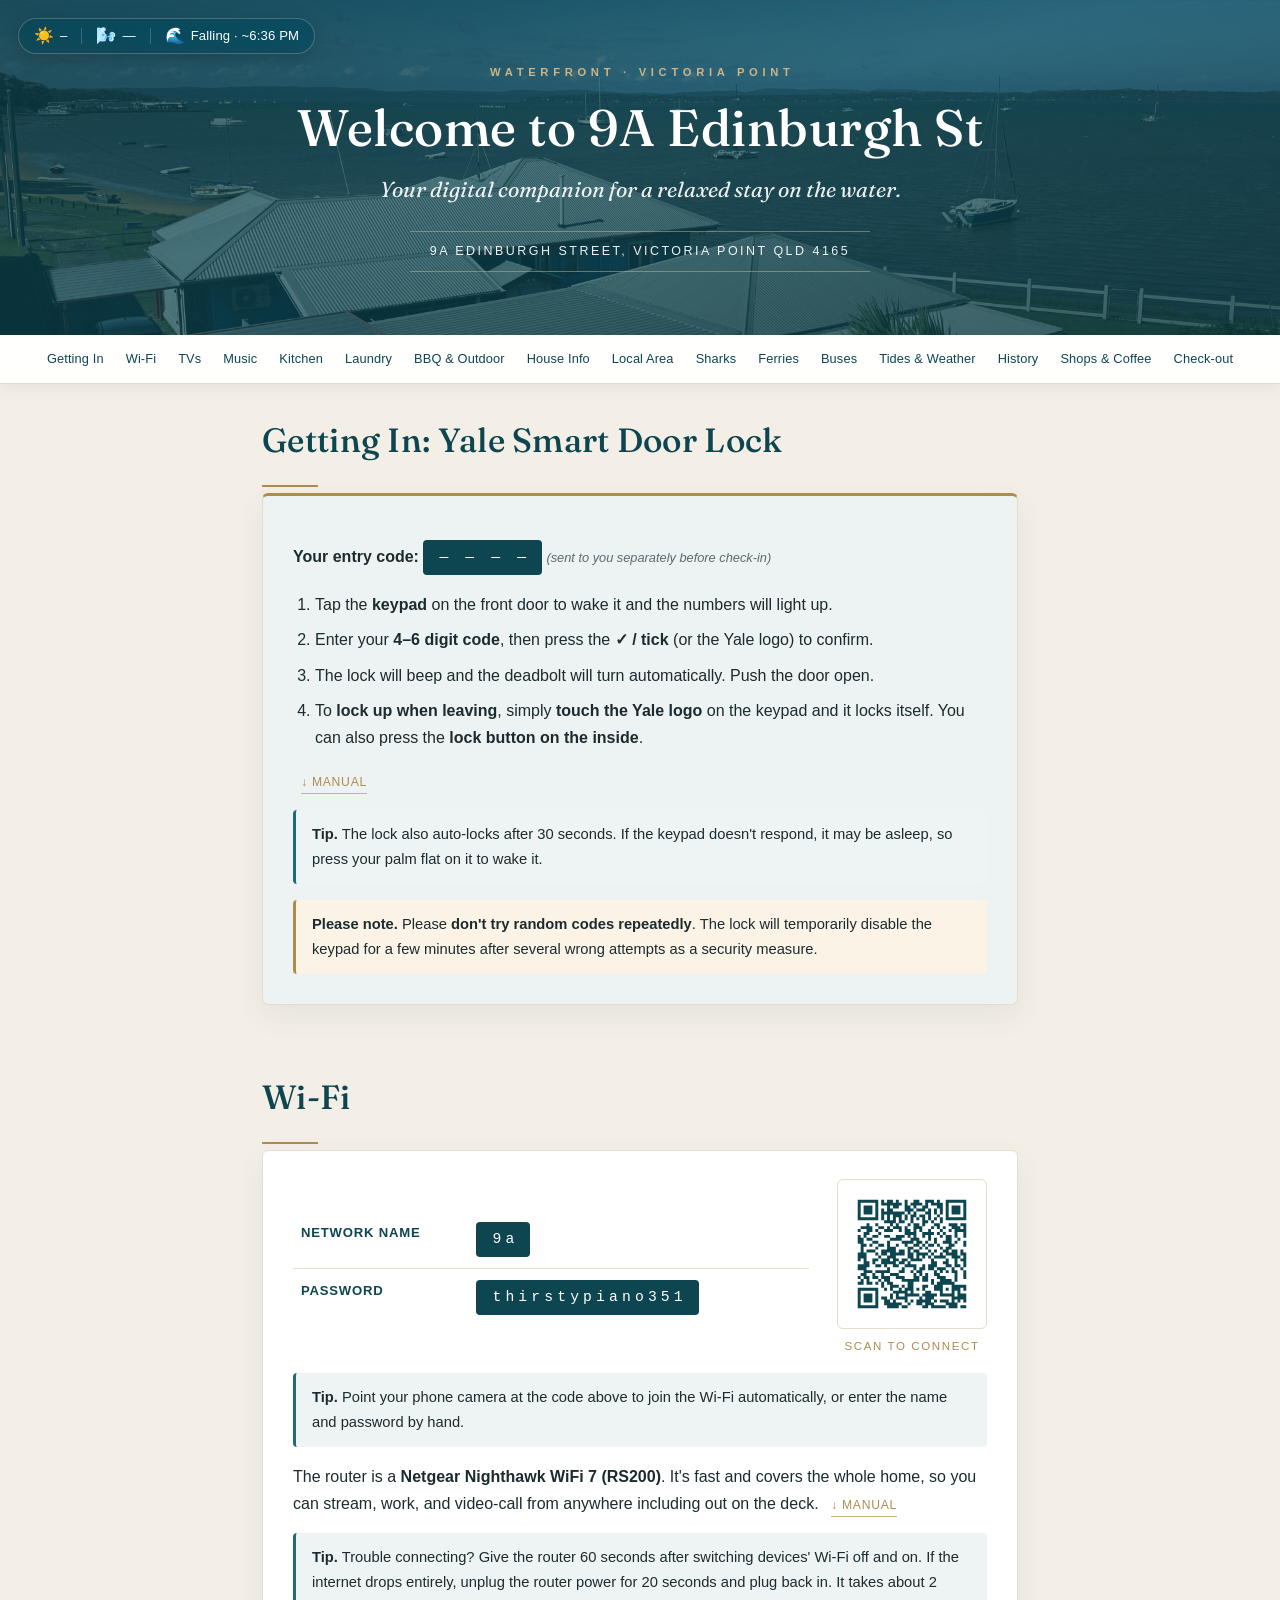
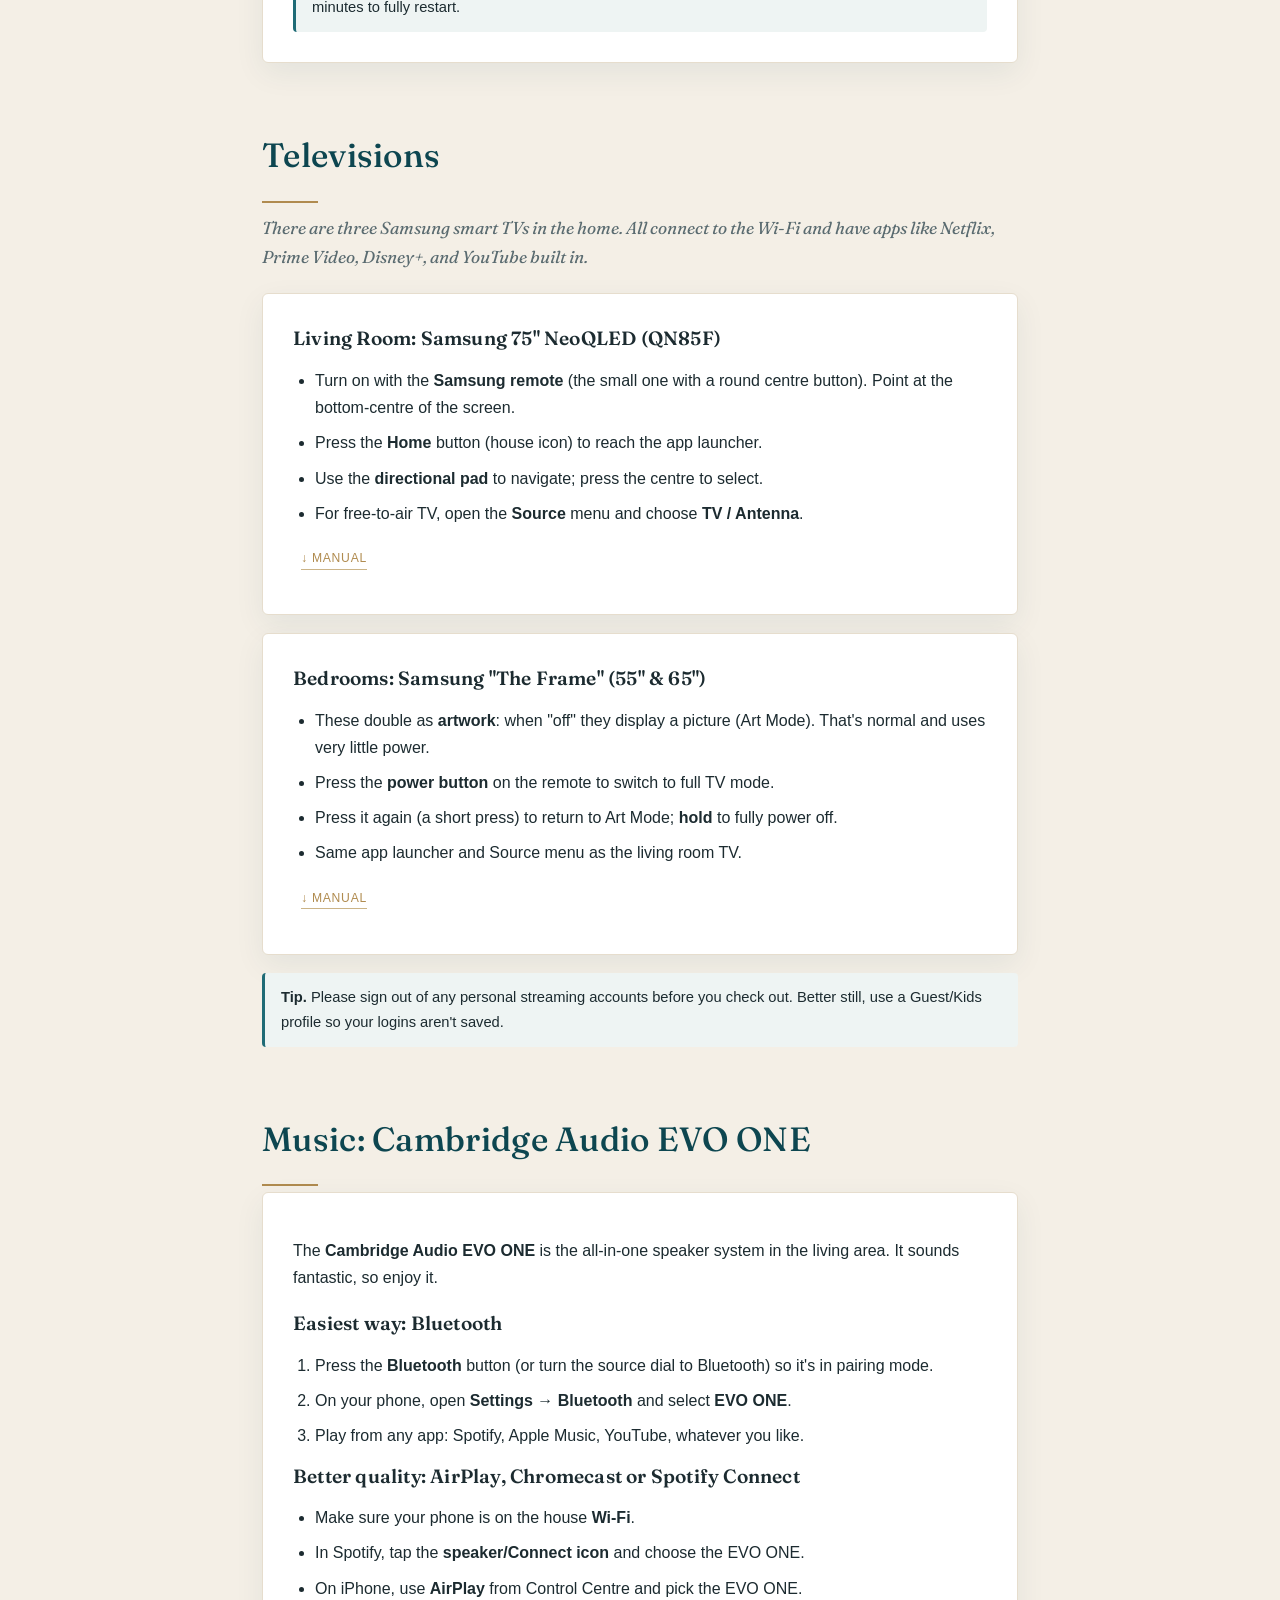
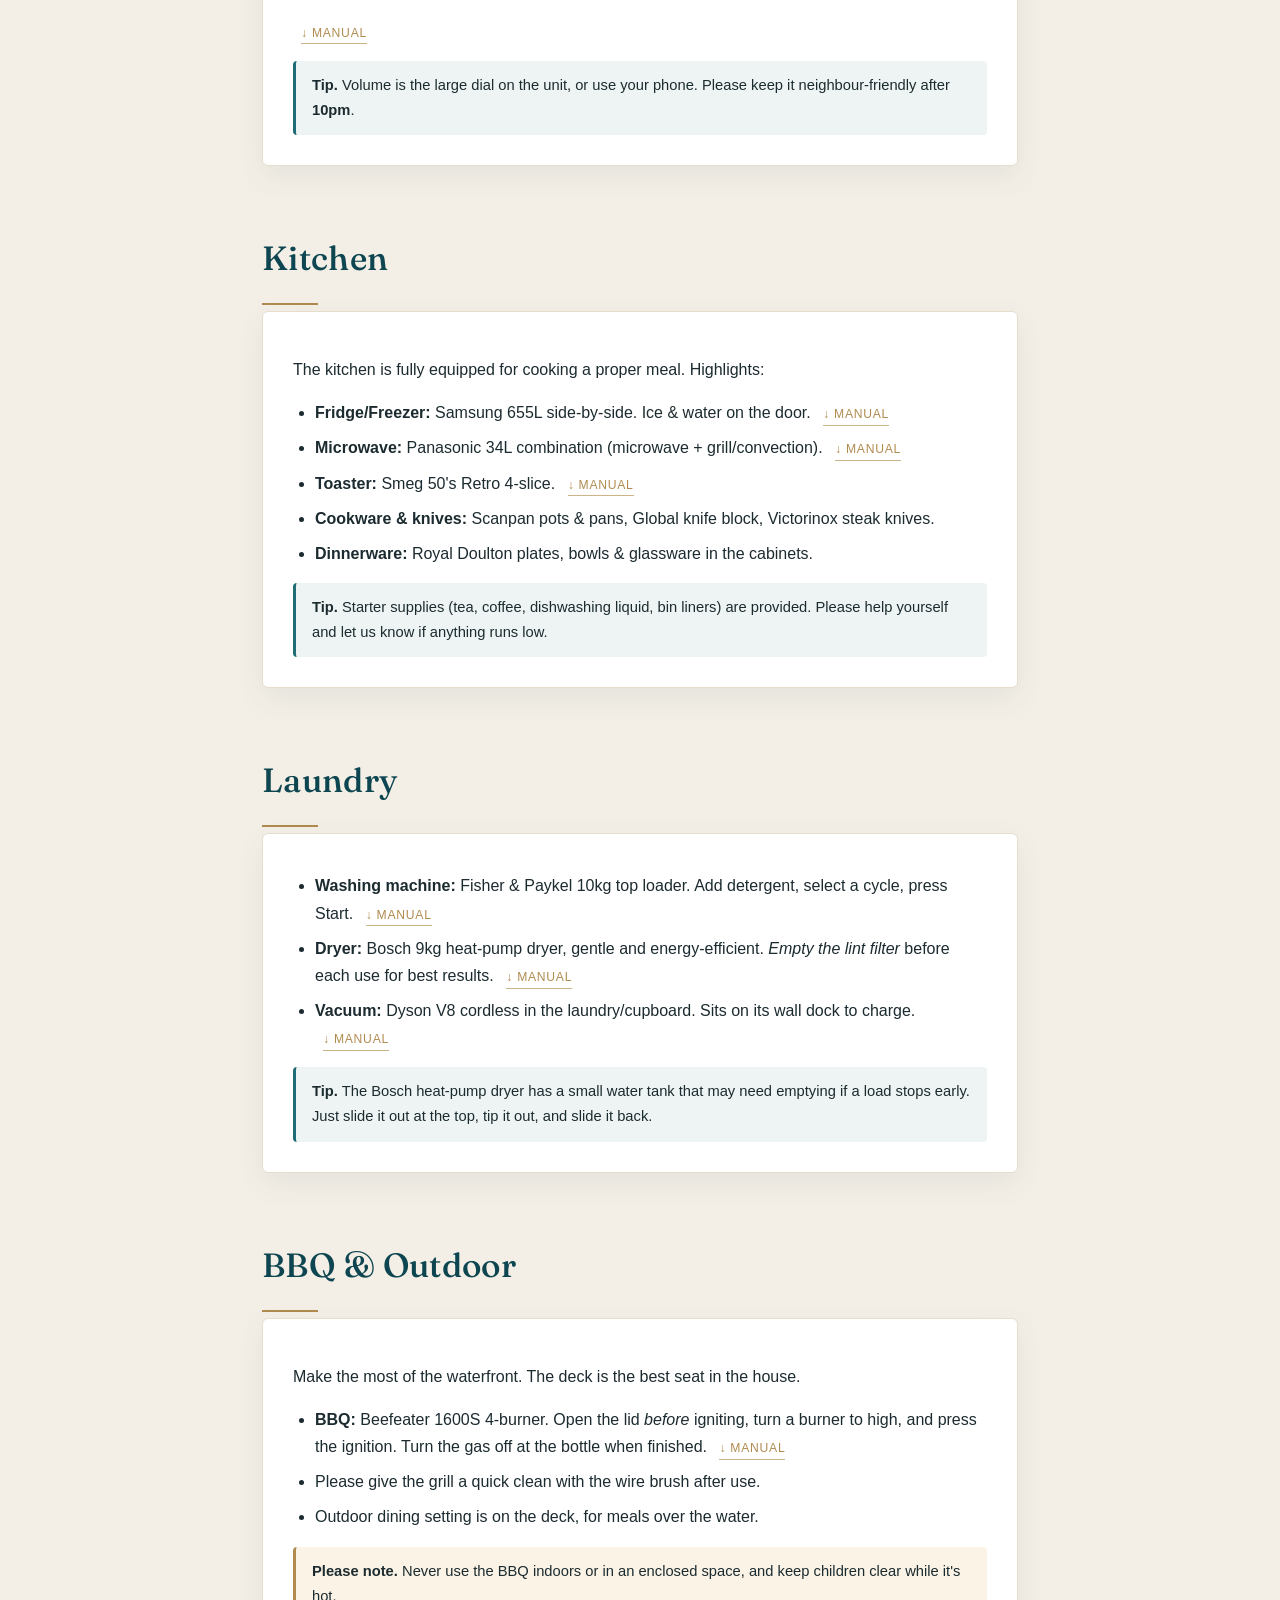
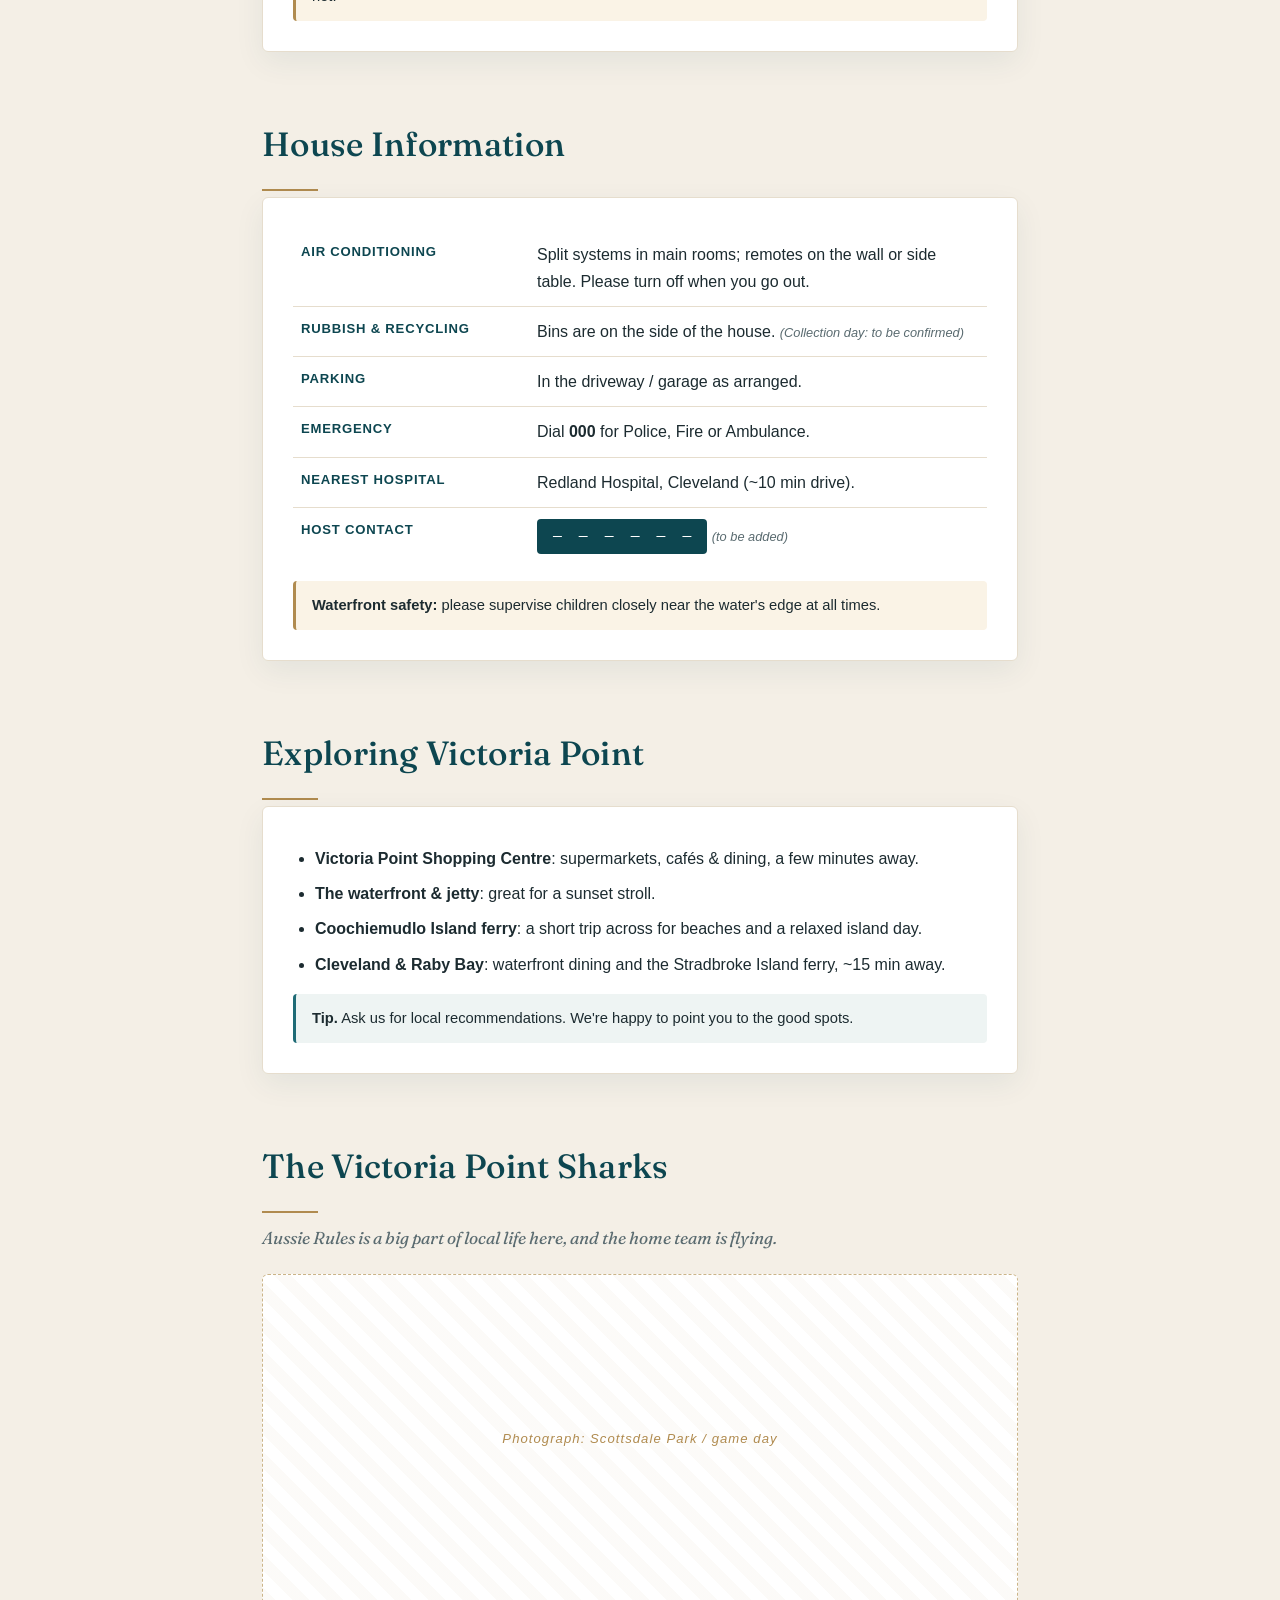
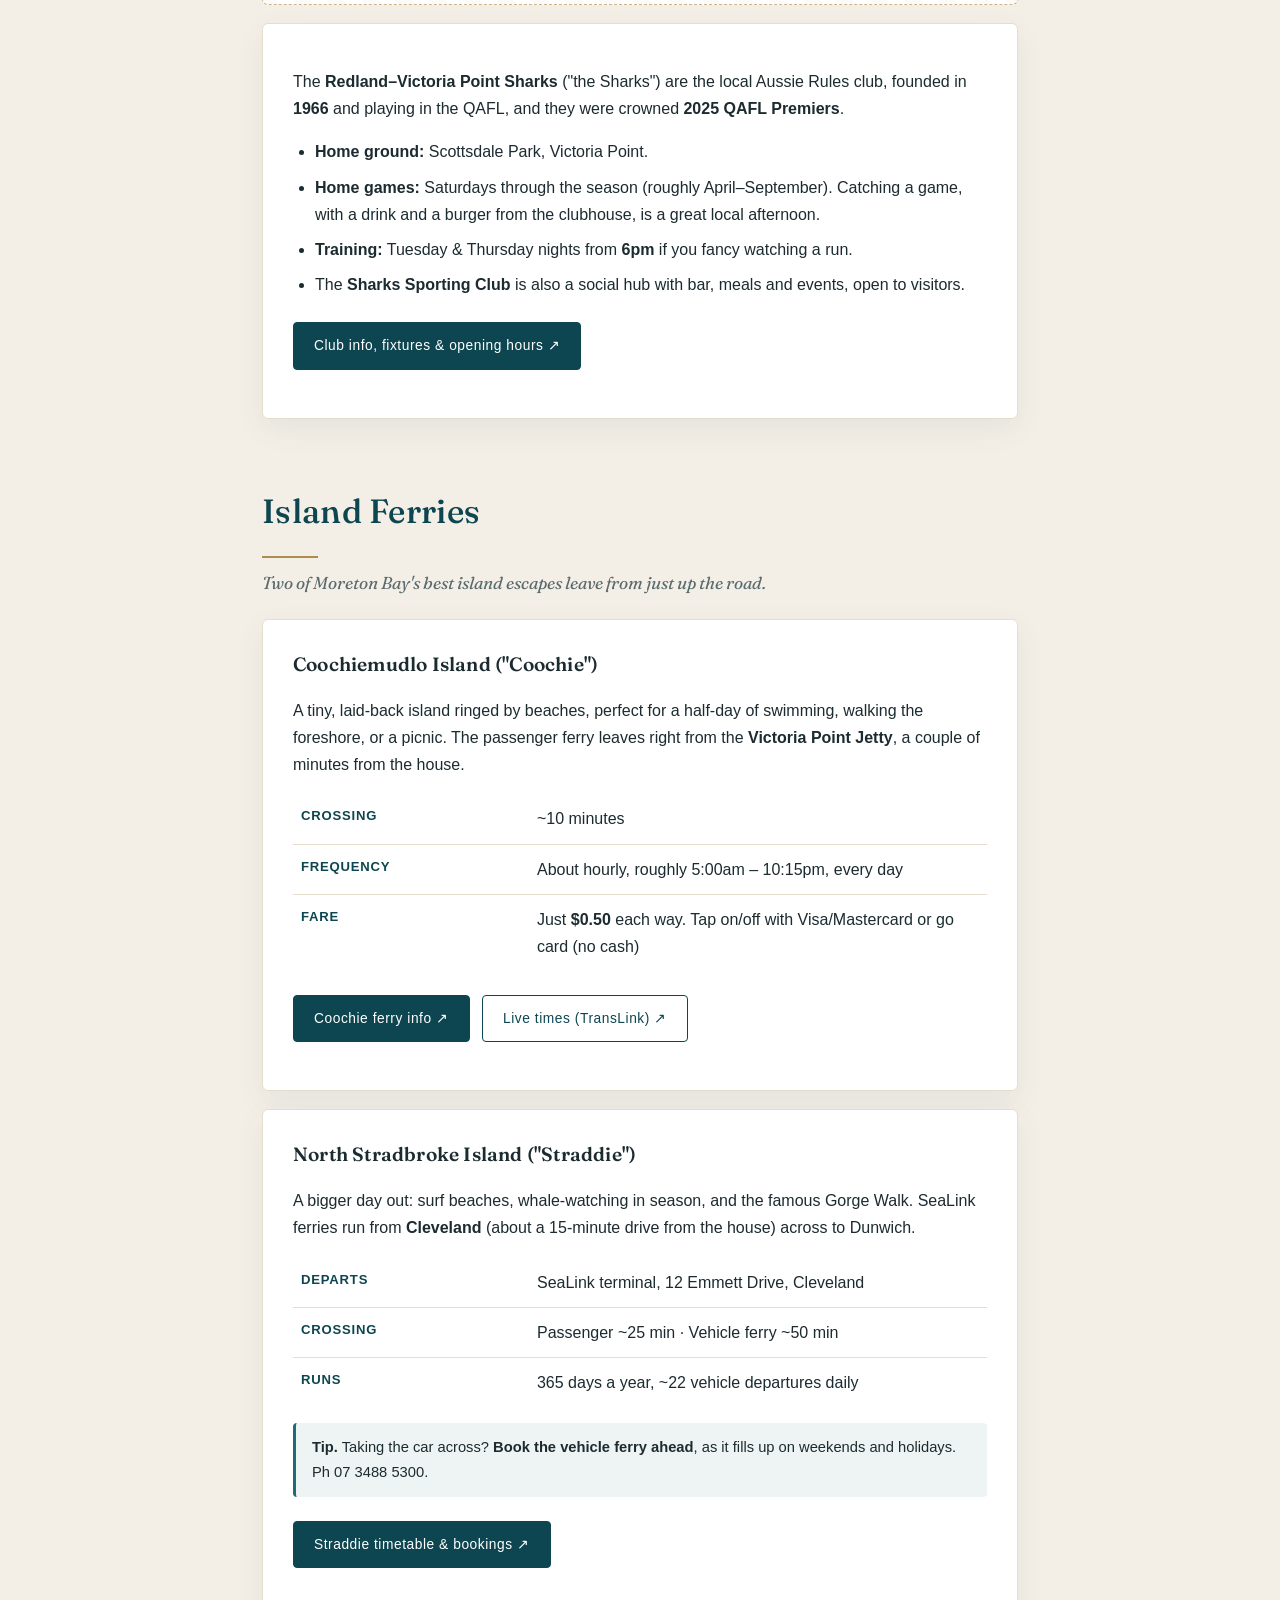
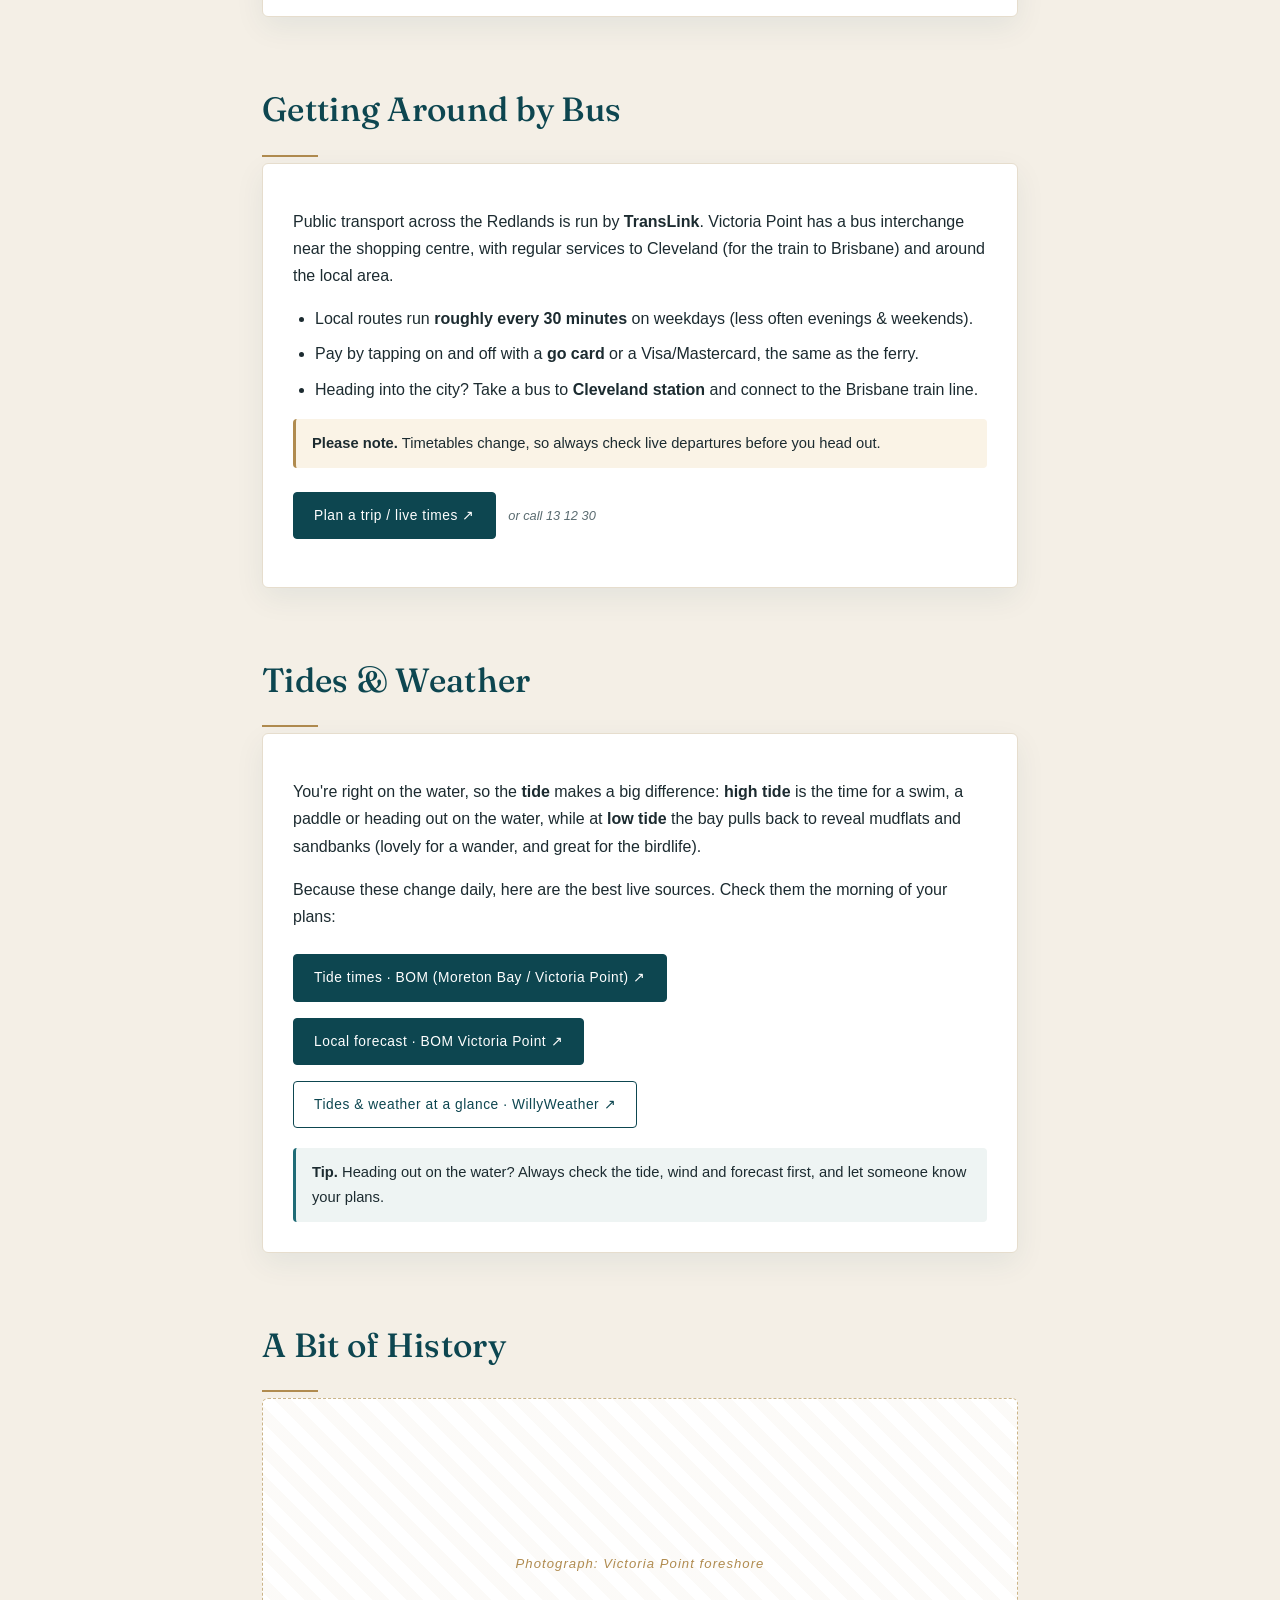
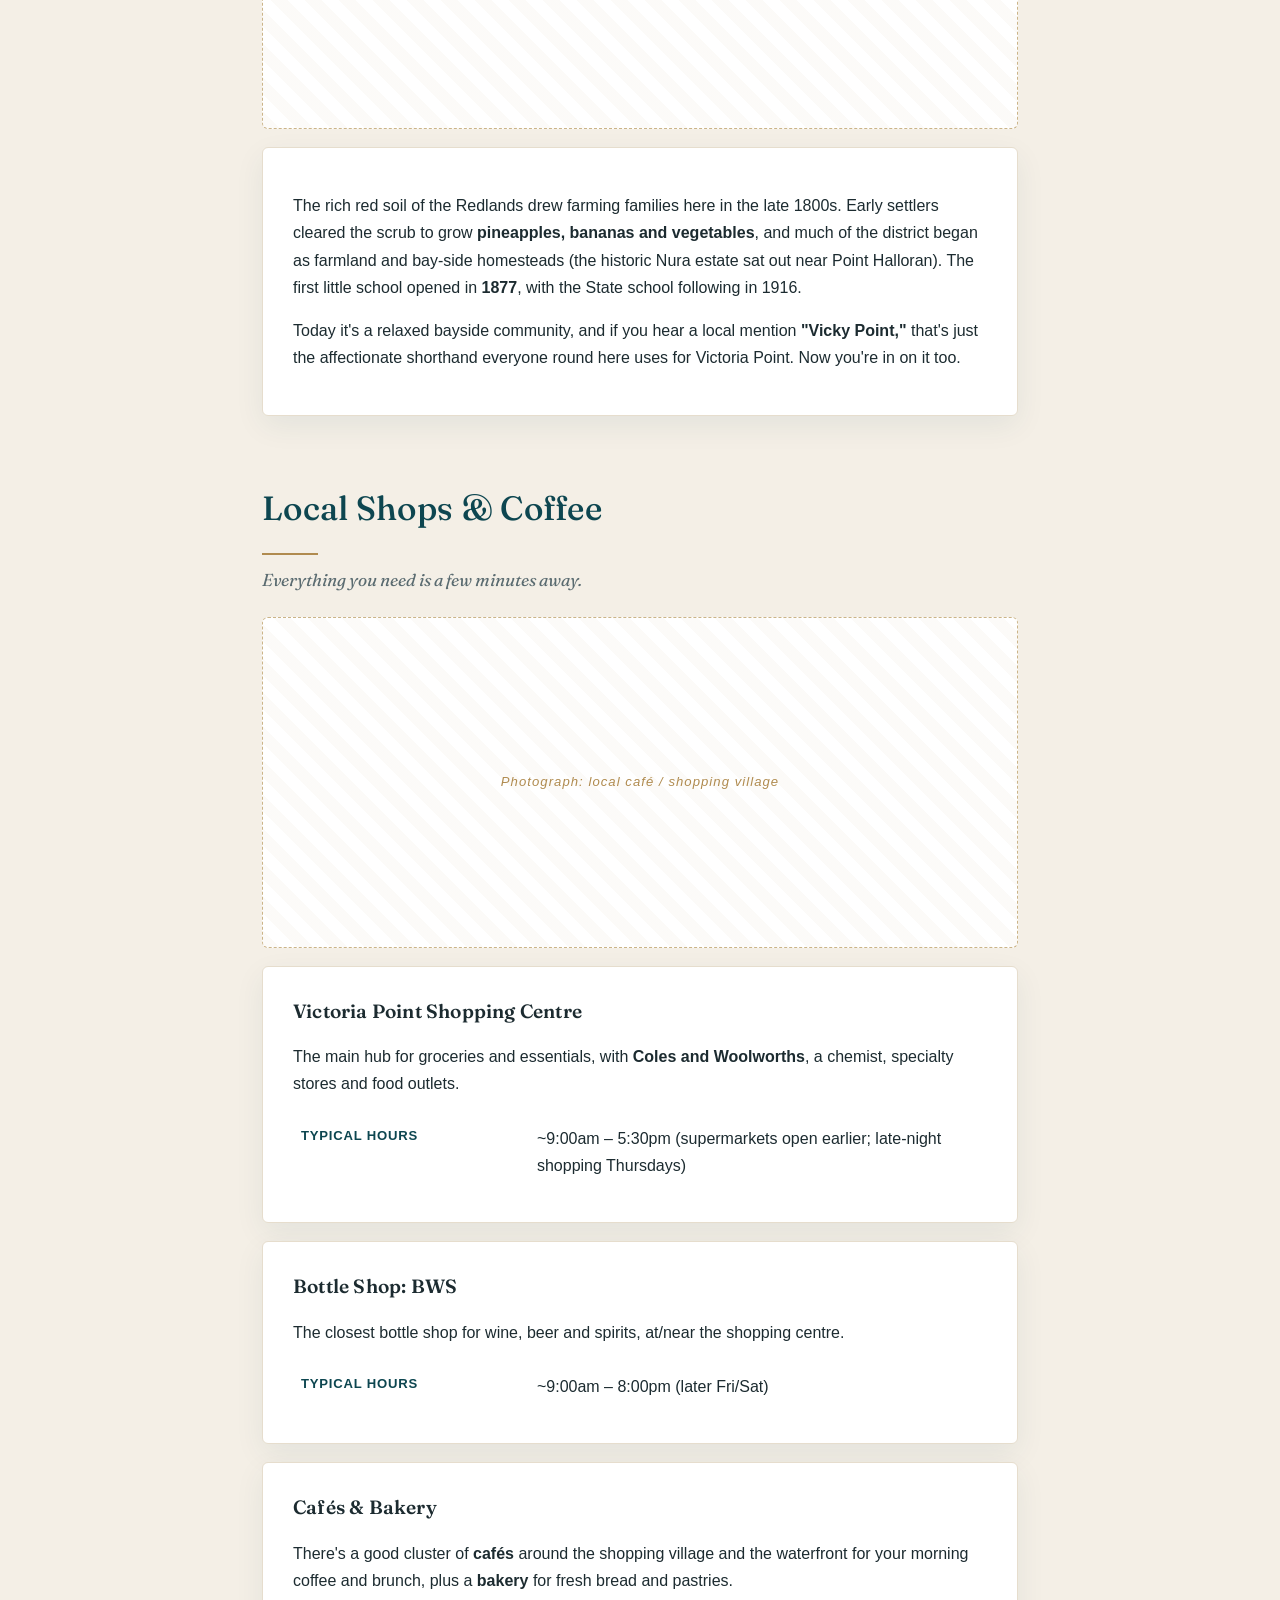
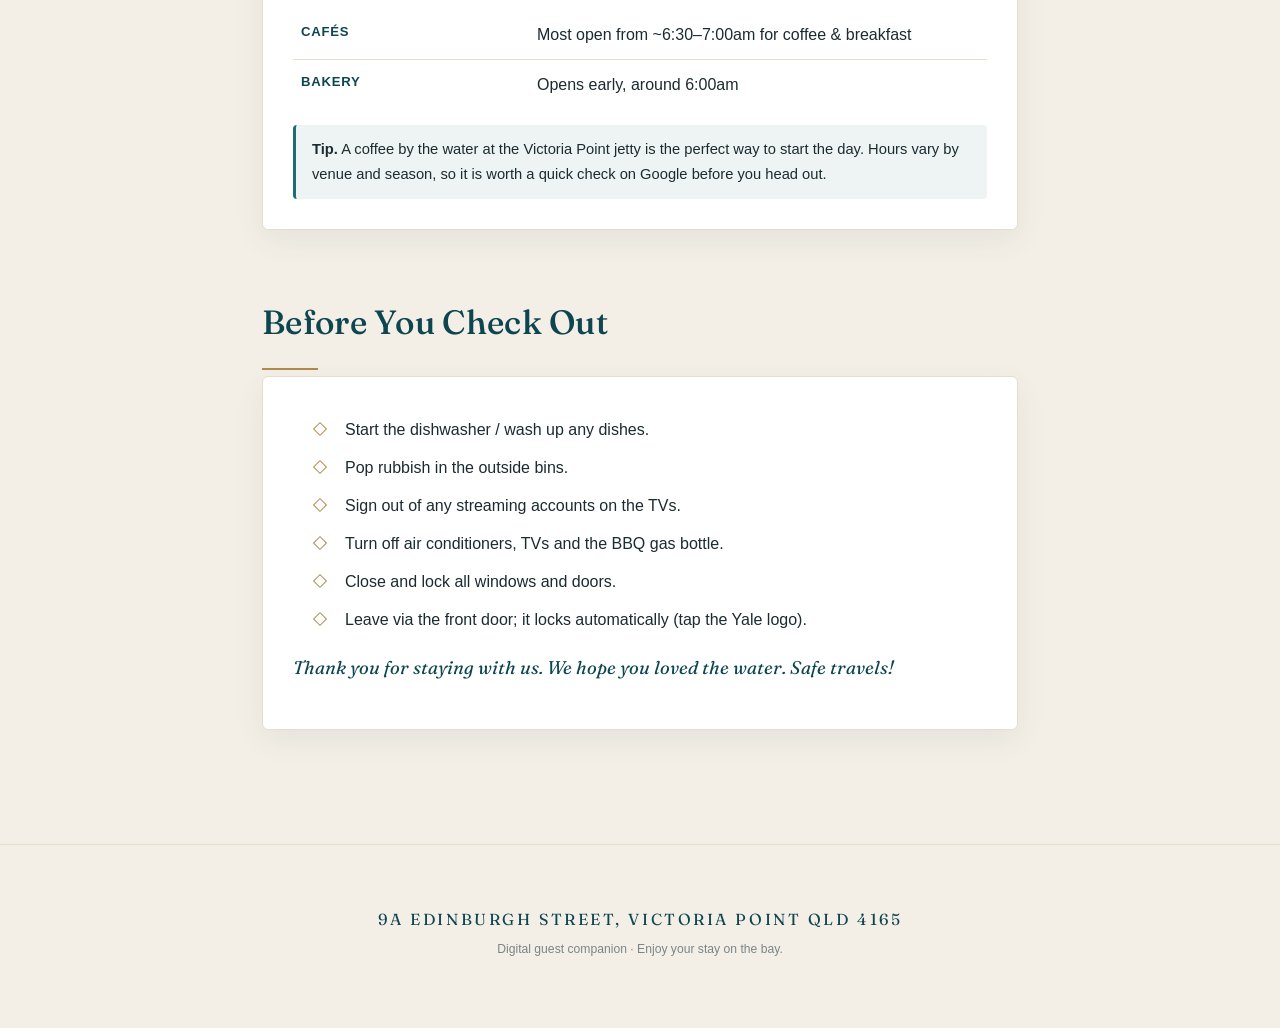
<file: index.html>
<!DOCTYPE html>
<html lang="en">
<head>
<meta charset="UTF-8" />
<meta name="viewport" content="width=device-width, initial-scale=1.0" />
<meta name="description" content="Guest guide & digital companion for 9A Edinburgh St, Victoria Point. A waterfront stay." />
<meta name="robots" content="noindex, nofollow" />
<title>9A Edinburgh St · Guest Guide</title>
<link rel="preconnect" href="https://fonts.googleapis.com" />
<link rel="preconnect" href="https://fonts.gstatic.com" crossorigin />
<link href="https://fonts.googleapis.com/css2?family=Fraunces:opsz,wght@9..144,400;9..144,500;9..144,600;9..144,700&display=swap" rel="stylesheet" />
<link rel="stylesheet" href="styles.css" />
</head>
<body>

<!-- ============ HEADER ============ -->
<header class="hero">

 <!-- Live-style conditions widget (currently sample data; see js/conditions.js) -->
 <aside class="conditions" id="conditions" aria-label="Current bay conditions">
 <div class="cond-item">
 <span class="cond-icon" id="cond-sky" aria-hidden="true">☀️</span>
 <span class="cond-val" id="cond-temp">—</span>
 </div>
 <div class="cond-item">
 <span class="cond-icon" aria-hidden="true">🌬️</span>
 <span class="cond-val" id="cond-wind">—</span>
 </div>
 <div class="cond-item">
 <span class="cond-icon" aria-hidden="true">🌊</span>
 <span class="cond-val" id="cond-tide">—</span>
 </div>
 </aside>

 <div class="hero-inner">
 <p class="eyebrow">Waterfront · Victoria Point</p>
 <h1>Welcome to 9A Edinburgh&nbsp;St</h1>
 <p class="tagline">Your digital companion for a relaxed stay on the water.</p>
 <p class="addr">9A Edinburgh Street, Victoria Point QLD 4165</p>
 </div>
</header>

<!-- ============ QUICK NAV ============ -->
<nav class="quicknav" aria-label="Section navigation">
 <a href="#arrival">Getting In</a>
 <a href="#wifi">Wi-Fi</a>
 <a href="#tvs">TVs</a>
 <a href="#audio">Music</a>
 <a href="#kitchen">Kitchen</a>
 <a href="#laundry">Laundry</a>
 <a href="#outdoor">BBQ &amp; Outdoor</a>
 <a href="#house">House Info</a>
 <a href="#local">Local Area</a>
 <a href="#sharks">Sharks</a>
 <a href="#ferries">Ferries</a>
 <a href="#buses">Buses</a>
 <a href="#tides-weather">Tides &amp; Weather</a>
 <a href="#history">History</a>
 <a href="#shops">Shops &amp; Coffee</a>
 <a href="#checkout">Check-out</a>
</nav>

<main>

<!-- ============ ARRIVAL / DOOR LOCK ============ -->
<section id="arrival">
 <h2>Getting In: Yale Smart Door Lock</h2>
 <div class="card highlight">
 <p><strong>Your entry code:</strong>
 <span class="code-pill">— — — —</span>
 <span class="note">(sent to you separately before check-in)</span>
 </p>
 <ol>
 <li>Tap the <strong>keypad</strong> on the front door to wake it and the numbers will light up.</li>
 <li>Enter your <strong>4–6 digit code</strong>, then press the <strong>✓ / tick</strong> (or the Yale logo) to confirm.</li>
 <li>The lock will beep and the deadbolt will turn automatically. Push the door open.</li>
 <li>To <strong>lock up when leaving</strong>, simply <strong>touch the Yale logo</strong> on the keypad and it locks itself. You can also press the <strong>lock button on the inside</strong>.</li>
 </ol>
 <p><a class="manual" href="manuals/yale-door-lock.pdf" target="_blank" rel="noopener">Manual</a></p>
 <p class="tip"><strong>Tip.</strong> The lock also auto-locks after 30 seconds. If the keypad doesn't respond, it may be asleep, so press your palm flat on it to wake it.</p>
 <p class="warn"><strong>Please note.</strong> Please <strong>don't try random codes repeatedly</strong>. The lock will temporarily disable the keypad for a few minutes after several wrong attempts as a security measure.</p>
 </div>
</section>

<!-- ============ WIFI ============ -->
<section id="wifi">
 <h2>Wi-Fi</h2>
 <div class="card">
 <div class="wifi-row">
 <div class="wifi-details">
 <table class="kv">
 <tr><th>Network name</th><td><span class="code-pill">9a</span></td></tr>
 <tr><th>Password</th><td><span class="code-pill">thirstypiano351</span></td></tr>
 </table>
 </div>
 <figure class="wifi-qr">
 <img src="images/qr-wifi.svg" alt="Scan to join the 9a Wi-Fi network" />
 <figcaption>Scan to connect</figcaption>
 </figure>
 </div>
 <p class="tip"><strong>Tip.</strong> Point your phone camera at the code above to join the Wi-Fi automatically, or enter the name and password by hand.</p>
 <p>The router is a <strong>Netgear Nighthawk WiFi 7 (RS200)</strong>. It's fast and covers the whole home, so you can stream, work, and video-call from anywhere including out on the deck. <a class="manual" href="manuals/netgear-nighthawk-rs200.pdf" target="_blank" rel="noopener">Manual</a></p>
 <p class="tip"><strong>Tip.</strong> Trouble connecting? Give the router 60 seconds after switching devices' Wi-Fi off and on. If the internet drops entirely, unplug the router power for 20 seconds and plug back in. It takes about 2 minutes to fully restart.</p>
 </div>
</section>

<!-- ============ TVs ============ -->
<section id="tvs">
 <h2>Televisions</h2>
 <p class="section-intro">There are three Samsung smart TVs in the home. All connect to the Wi-Fi and have apps like Netflix, Prime Video, Disney+, and YouTube built in.</p>

 <div class="card">
 <h3>Living Room: Samsung 75" NeoQLED (QN85F)</h3>
 <ul>
 <li>Turn on with the <strong>Samsung remote</strong> (the small one with a round centre button). Point at the bottom-centre of the screen.</li>
 <li>Press the <strong>Home</strong> button (house icon) to reach the app launcher.</li>
 <li>Use the <strong>directional pad</strong> to navigate; press the centre to select.</li>
 <li>For free-to-air TV, open the <strong>Source</strong> menu and choose <strong>TV / Antenna</strong>.</li>
 </ul>
 <p><a class="manual" href="manuals/samsung-tv-qn85f.pdf" target="_blank" rel="noopener">Manual</a></p>
 </div>

 <div class="card">
 <h3>Bedrooms: Samsung "The Frame" (55" &amp; 65")</h3>
 <ul>
 <li>These double as <strong>artwork</strong>: when "off" they display a picture (Art Mode). That's normal and uses very little power.</li>
 <li>Press the <strong>power button</strong> on the remote to switch to full TV mode.</li>
 <li>Press it again (a short press) to return to Art Mode; <strong>hold</strong> to fully power off.</li>
 <li>Same app launcher and Source menu as the living room TV.</li>
 </ul>
 <p><a class="manual" href="manuals/samsung-the-frame-ls03h.pdf" target="_blank" rel="noopener">Manual</a></p>
 </div>
 <p class="tip"><strong>Tip.</strong> Please sign out of any personal streaming accounts before you check out. Better still, use a Guest/Kids profile so your logins aren't saved.</p>
</section>

<!-- ============ AUDIO ============ -->
<section id="audio">
 <h2>Music: Cambridge Audio EVO ONE</h2>
 <div class="card">
 <p>The <strong>Cambridge Audio EVO ONE</strong> is the all-in-one speaker system in the living area. It sounds fantastic, so enjoy it.</p>
 <h3>Easiest way: Bluetooth</h3>
 <ol>
 <li>Press the <strong>Bluetooth</strong> button (or turn the source dial to Bluetooth) so it's in pairing mode.</li>
 <li>On your phone, open <strong>Settings → Bluetooth</strong> and select <strong>EVO ONE</strong>.</li>
 <li>Play from any app: Spotify, Apple Music, YouTube, whatever you like.</li>
 </ol>
 <h3>Better quality: AirPlay, Chromecast or Spotify Connect</h3>
 <ul>
 <li>Make sure your phone is on the house <strong>Wi-Fi</strong>.</li>
 <li>In Spotify, tap the <strong>speaker/Connect icon</strong> and choose the EVO ONE.</li>
 <li>On iPhone, use <strong>AirPlay</strong> from Control Centre and pick the EVO ONE.</li>
 </ul>
 <p><a class="manual" href="manuals/cambridge-audio-evo-one.pdf" target="_blank" rel="noopener">Manual</a></p>
 <p class="tip"><strong>Tip.</strong> Volume is the large dial on the unit, or use your phone. Please keep it neighbour-friendly after <strong>10pm</strong>.</p>
 </div>
</section>

<!-- ============ KITCHEN ============ -->
<section id="kitchen">
 <h2>Kitchen</h2>
 <div class="card">
 <p>The kitchen is fully equipped for cooking a proper meal. Highlights:</p>
 <ul>
 <li><strong>Fridge/Freezer:</strong> Samsung 655L side-by-side. Ice &amp; water on the door. <a class="manual" href="manuals/samsung-fridge-srs6100s.pdf" target="_blank" rel="noopener">Manual</a></li>
 <li><strong>Microwave:</strong> Panasonic 34L combination (microwave + grill/convection). <a class="manual" href="manuals/panasonic-microwave-nn-cd88q.pdf" target="_blank" rel="noopener">Manual</a></li>
 <li><strong>Toaster:</strong> Smeg 50's Retro 4-slice. <a class="manual" href="manuals/smeg-toaster-tsf02.pdf" target="_blank" rel="noopener">Manual</a></li>
 <li><strong>Cookware &amp; knives:</strong> Scanpan pots &amp; pans, Global knife block, Victorinox steak knives.</li>
 <li><strong>Dinnerware:</strong> Royal Doulton plates, bowls &amp; glassware in the cabinets.</li>
 </ul>
 <p class="tip"><strong>Tip.</strong> Starter supplies (tea, coffee, dishwashing liquid, bin liners) are provided. Please help yourself and let us know if anything runs low.</p>
 </div>
</section>

<!-- ============ LAUNDRY ============ -->
<section id="laundry">
 <h2>Laundry</h2>
 <div class="card">
 <ul>
 <li><strong>Washing machine:</strong> Fisher &amp; Paykel 10kg top loader. Add detergent, select a cycle, press Start. <a class="manual" href="manuals/fisher-paykel-washer-wl1064g1.pdf" target="_blank" rel="noopener">Manual</a></li>
 <li><strong>Dryer:</strong> Bosch 9kg heat-pump dryer, gentle and energy-efficient. <em>Empty the lint filter</em> before each use for best results. <a class="manual" href="manuals/bosch-dryer-wqg24201au.pdf" target="_blank" rel="noopener">Manual</a></li>
 <li><strong>Vacuum:</strong> Dyson V8 cordless in the laundry/cupboard. Sits on its wall dock to charge. <a class="manual" href="manuals/dyson-v8.pdf" target="_blank" rel="noopener">Manual</a></li>
 </ul>
 <p class="tip"><strong>Tip.</strong> The Bosch heat-pump dryer has a small water tank that may need emptying if a load stops early. Just slide it out at the top, tip it out, and slide it back.</p>
 </div>
</section>

<!-- ============ OUTDOOR ============ -->
<section id="outdoor">
 <h2>BBQ &amp; Outdoor</h2>
 <div class="card">
 <p>Make the most of the waterfront. The deck is the best seat in the house.</p>
 <ul>
 <li><strong>BBQ:</strong> Beefeater 1600S 4-burner. Open the lid <em>before</em> igniting, turn a burner to high, and press the ignition. Turn the gas off at the bottle when finished. <a class="manual" href="manuals/beefeater-1600s-bbq.pdf" target="_blank" rel="noopener">Manual</a></li>
 <li>Please give the grill a quick clean with the wire brush after use.</li>
 <li>Outdoor dining setting is on the deck, for meals over the water.</li>
 </ul>
 <p class="warn"><strong>Please note.</strong> Never use the BBQ indoors or in an enclosed space, and keep children clear while it's hot.</p>
 </div>
</section>

<!-- ============ HOUSE INFO ============ -->
<section id="house">
 <h2>House Information</h2>
 <div class="card">
 <table class="kv">
 <tr><th>Air conditioning</th><td>Split systems in main rooms; remotes on the wall or side table. Please turn off when you go out.</td></tr>
 <tr><th>Rubbish &amp; recycling</th><td>Bins are on the side of the house. <span class="note">(Collection day: to be confirmed)</span></td></tr>
 <tr><th>Parking</th><td>In the driveway / garage as arranged.</td></tr>
 <tr><th>Emergency</th><td>Dial <strong>000</strong> for Police, Fire or Ambulance.</td></tr>
 <tr><th>Nearest hospital</th><td>Redland Hospital, Cleveland (~10 min drive).</td></tr>
 <tr><th>Host contact</th><td><span class="code-pill">— — — — — —</span> <span class="note">(to be added)</span></td></tr>
 </table>
 <p class="warn"><strong>Waterfront safety:</strong> please supervise children closely near the water's edge at all times.</p>
 </div>
</section>

<!-- ============ LOCAL AREA ============ -->
<section id="local">
 <h2>Exploring Victoria Point</h2>
 <div class="card">
 <ul>
 <li><strong>Victoria Point Shopping Centre</strong>: supermarkets, cafés &amp; dining, a few minutes away.</li>
 <li><strong>The waterfront &amp; jetty</strong>: great for a sunset stroll.</li>
 <li><strong>Coochiemudlo Island ferry</strong>: a short trip across for beaches and a relaxed island day.</li>
 <li><strong>Cleveland &amp; Raby Bay</strong>: waterfront dining and the Stradbroke Island ferry, ~15 min away.</li>
 </ul>
 <p class="tip"><strong>Tip.</strong> Ask us for local recommendations. We're happy to point you to the good spots.</p>
 </div>
</section>

<!-- ============ SHARKS ============ -->
<section id="sharks">
 <h2>The Victoria Point Sharks</h2>
 <p class="section-intro">Aussie Rules is a big part of local life here, and the home team is flying.</p>
 <figure class="img-slot" aria-hidden="true"><figcaption>Photograph: Scottsdale Park / game day</figcaption></figure>
 <div class="card">
 <p>The <strong>Redland–Victoria Point Sharks</strong> ("the Sharks") are the local Aussie Rules club, founded in <strong>1966</strong> and playing in the QAFL, and they were crowned <strong>2025 QAFL Premiers</strong>.</p>
 <ul>
 <li><strong>Home ground:</strong> Scottsdale Park, Victoria Point.</li>
 <li><strong>Home games:</strong> Saturdays through the season (roughly April–September). Catching a game, with a drink and a burger from the clubhouse, is a great local afternoon.</li>
 <li><strong>Training:</strong> Tuesday &amp; Thursday nights from <strong>6pm</strong> if you fancy watching a run.</li>
 <li>The <strong>Sharks Sporting Club</strong> is also a social hub with bar, meals and events, open to visitors.</li>
 </ul>
 <p><a class="btn" href="https://sharksclub.com.au/" target="_blank" rel="noopener">Club info, fixtures &amp; opening hours ↗</a></p>
 </div>
</section>

<!-- ============ FERRIES ============ -->
<section id="ferries">
 <h2>Island Ferries</h2>
 <p class="section-intro">Two of Moreton Bay's best island escapes leave from just up the road.</p>

 <div class="card">
 <h3>Coochiemudlo Island ("Coochie")</h3>
 <p>A tiny, laid-back island ringed by beaches, perfect for a half-day of swimming, walking the foreshore, or a picnic. The passenger ferry leaves right from the <strong>Victoria Point Jetty</strong>, a couple of minutes from the house.</p>
 <table class="kv">
 <tr><th>Crossing</th><td>~10 minutes</td></tr>
 <tr><th>Frequency</th><td>About hourly, roughly 5:00am – 10:15pm, every day</td></tr>
 <tr><th>Fare</th><td>Just <strong>$0.50</strong> each way. Tap on/off with Visa/Mastercard or go card (no cash)</td></tr>
 </table>
 <p><a class="btn" href="https://amitytrader.com/services/passenger-ferry/" target="_blank" rel="noopener">Coochie ferry info ↗</a>
 <a class="btn ghost" href="https://translink.com.au/" target="_blank" rel="noopener">Live times (TransLink) ↗</a></p>
 </div>

 <div class="card">
 <h3>North Stradbroke Island ("Straddie")</h3>
 <p>A bigger day out: surf beaches, whale-watching in season, and the famous Gorge Walk. SeaLink ferries run from <strong>Cleveland</strong> (about a 15-minute drive from the house) across to Dunwich.</p>
 <table class="kv">
 <tr><th>Departs</th><td>SeaLink terminal, 12 Emmett Drive, Cleveland</td></tr>
 <tr><th>Crossing</th><td>Passenger ~25 min · Vehicle ferry ~50 min</td></tr>
 <tr><th>Runs</th><td>365 days a year, ~22 vehicle departures daily</td></tr>
 </table>
 <p class="tip"><strong>Tip.</strong> Taking the car across? <strong>Book the vehicle ferry ahead</strong>, as it fills up on weekends and holidays. Ph 07 3488 5300.</p>
 <p><a class="btn" href="https://www.sealink.com.au/north-stradbroke-island/" target="_blank" rel="noopener">Straddie timetable &amp; bookings ↗</a></p>
 </div>
</section>

<!-- ============ BUSES ============ -->
<section id="buses">
 <h2>Getting Around by Bus</h2>
 <div class="card">
 <p>Public transport across the Redlands is run by <strong>TransLink</strong>. Victoria Point has a bus interchange near the shopping centre, with regular services to Cleveland (for the train to Brisbane) and around the local area.</p>
 <ul>
 <li>Local routes run <strong>roughly every 30 minutes</strong> on weekdays (less often evenings &amp; weekends).</li>
 <li>Pay by tapping on and off with a <strong>go card</strong> or a Visa/Mastercard, the same as the ferry.</li>
 <li>Heading into the city? Take a bus to <strong>Cleveland station</strong> and connect to the Brisbane train line.</li>
 </ul>
 <p class="warn"><strong>Please note.</strong> Timetables change, so always check live departures before you head out.</p>
 <p><a class="btn" href="https://translink.com.au/" target="_blank" rel="noopener">Plan a trip / live times ↗</a> <span class="note">or call 13 12 30</span></p>
 </div>
</section>

<!-- ============ TIDES & WEATHER ============ -->
<section id="tides-weather">
 <h2>Tides &amp; Weather</h2>
 <div class="card">
 <p>You're right on the water, so the <strong>tide</strong> makes a big difference: <strong>high tide</strong> is the time for a swim, a paddle or heading out on the water, while at <strong>low tide</strong> the bay pulls back to reveal mudflats and sandbanks (lovely for a wander, and great for the birdlife).</p>
 <p>Because these change daily, here are the best live sources. Check them the morning of your plans:</p>
 <div class="link-grid">
 <a class="btn" href="http://www.bom.gov.au/qld/tides/" target="_blank" rel="noopener">Tide times · BOM (Moreton Bay / Victoria Point) ↗</a>
 <a class="btn" href="http://www.bom.gov.au/places/qld/victoria-point/" target="_blank" rel="noopener">Local forecast · BOM Victoria Point ↗</a>
 <a class="btn ghost" href="https://tides.willyweather.com.au/qld/brisbane/victoria-point.html" target="_blank" rel="noopener">Tides &amp; weather at a glance · WillyWeather ↗</a>
 </div>
 <p class="tip"><strong>Tip.</strong> Heading out on the water? Always check the tide, wind and forecast first, and let someone know your plans.</p>
 </div>
</section>

<!-- ============ HISTORY ============ -->
<section id="history">
 <h2>A Bit of History</h2>
 <figure class="img-slot" aria-hidden="true"><figcaption>Photograph: Victoria Point foreshore</figcaption></figure>
 <div class="card">
 <p>The rich red soil of the Redlands drew farming families here in the late 1800s. Early settlers cleared the scrub to grow <strong>pineapples, bananas and vegetables</strong>, and much of the district began as farmland and bay-side homesteads (the historic Nura estate sat out near Point Halloran). The first little school opened in <strong>1877</strong>, with the State school following in 1916.</p>
 <p>Today it's a relaxed bayside community, and if you hear a local mention <strong>"Vicky Point,"</strong> that's just the affectionate shorthand everyone round here uses for Victoria Point. Now you're in on it too.</p>
 </div>
</section>

<!-- ============ SHOPS ============ -->
<section id="shops">
 <h2>Local Shops &amp; Coffee</h2>
 <p class="section-intro">Everything you need is a few minutes away.</p>
 <figure class="img-slot" aria-hidden="true"><figcaption>Photograph: local café / shopping village</figcaption></figure>

 <div class="card">
 <h3>Victoria Point Shopping Centre</h3>
 <p>The main hub for groceries and essentials, with <strong>Coles and Woolworths</strong>, a chemist, specialty stores and food outlets.</p>
 <table class="kv">
 <tr><th>Typical hours</th><td>~9:00am – 5:30pm (supermarkets open earlier; late-night shopping Thursdays)</td></tr>
 </table>
 </div>

 <div class="card">
 <h3>Bottle Shop: BWS</h3>
 <p>The closest bottle shop for wine, beer and spirits, at/near the shopping centre.</p>
 <table class="kv">
 <tr><th>Typical hours</th><td>~9:00am – 8:00pm (later Fri/Sat)</td></tr>
 </table>
 </div>

 <div class="card">
 <h3>Cafés &amp; Bakery</h3>
 <p>There's a good cluster of <strong>cafés</strong> around the shopping village and the waterfront for your morning coffee and brunch, plus a <strong>bakery</strong> for fresh bread and pastries.</p>
 <table class="kv">
 <tr><th>Cafés</th><td>Most open from ~6:30–7:00am for coffee &amp; breakfast</td></tr>
 <tr><th>Bakery</th><td>Opens early, around 6:00am</td></tr>
 </table>
 <p class="tip"><strong>Tip.</strong> A coffee by the water at the Victoria Point jetty is the perfect way to start the day. Hours vary by venue and season, so it is worth a quick check on Google before you head out.</p>
 </div>
</section>

<!-- ============ CHECKOUT ============ -->
<section id="checkout">
 <h2>Before You Check Out</h2>
 <div class="card">
 <ul class="checklist">
 <li>Start the dishwasher / wash up any dishes.</li>
 <li>Pop rubbish in the outside bins.</li>
 <li>Sign out of any streaming accounts on the TVs.</li>
 <li>Turn off air conditioners, TVs and the BBQ gas bottle.</li>
 <li>Close and lock all windows and doors.</li>
 <li>Leave via the front door; it locks automatically (tap the Yale logo).</li>
 </ul>
 <p class="thanks">Thank you for staying with us. We hope you loved the water. Safe travels!</p>
 </div>
</section>

</main>

<footer>
 <p>9A Edinburgh Street, Victoria Point QLD 4165</p>
 <p class="fineprint">Digital guest companion · Enjoy your stay on the bay.</p>
</footer>

<script src="js/layout.js"></script>
<script src="js/conditions.js"></script>
</body>
</html>
</file>
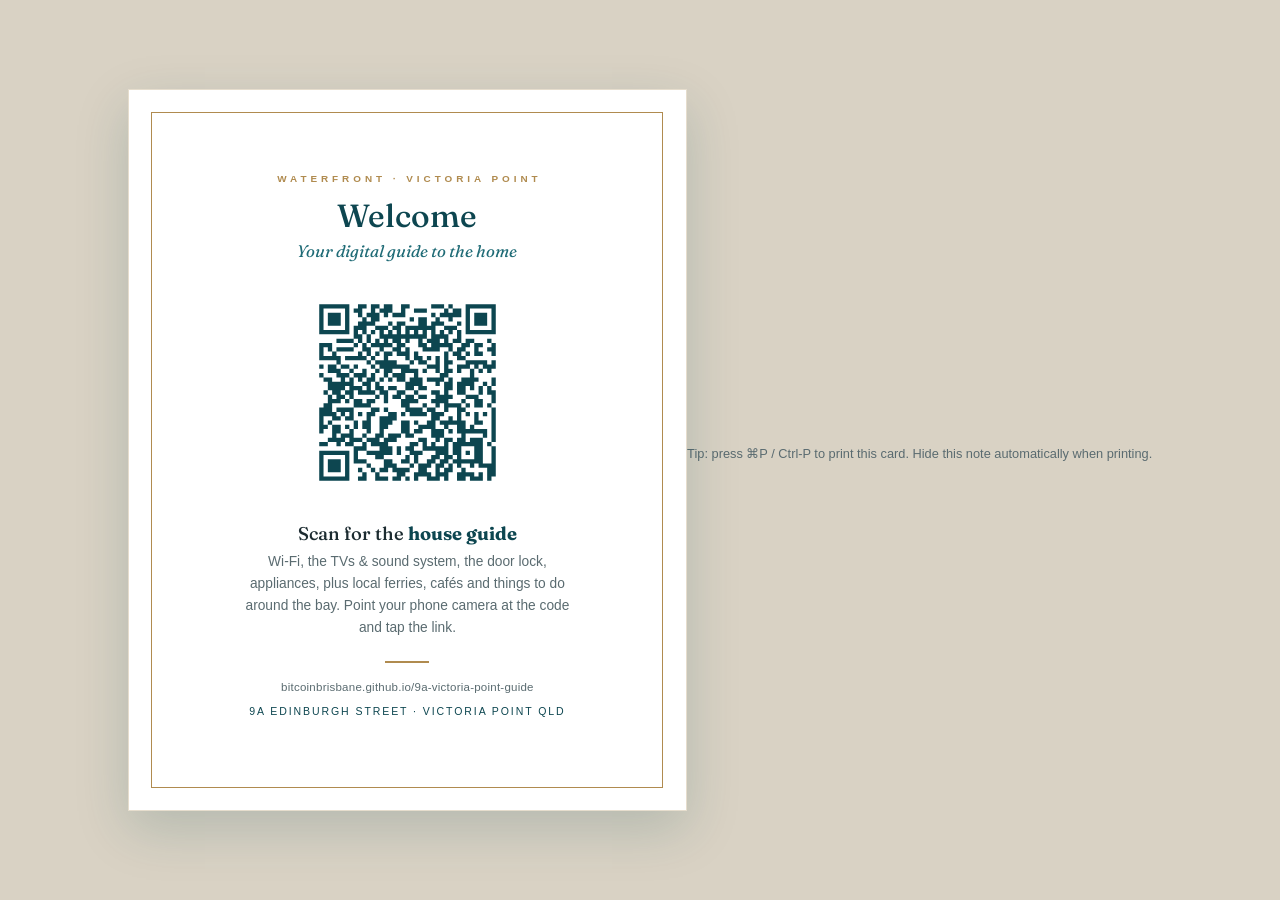
<file: qr-card.html>
<!DOCTYPE html>
<html lang="en">
<head>
<meta charset="UTF-8" />
<meta name="viewport" content="width=device-width, initial-scale=1.0" />
<title>9A Edinburgh St · Guest Guide QR Card</title>
<link rel="preconnect" href="https://fonts.googleapis.com" />
<link rel="preconnect" href="https://fonts.gstatic.com" crossorigin />
<link href="https://fonts.googleapis.com/css2?family=Fraunces:opsz,wght@9..144,400;9..144,500;9..144,600&display=swap" rel="stylesheet" />
<style>
  :root{
    --ink:#1c2b30; --sea-deep:#0d4650; --sea:#1f6b76;
    --sand:#f4efe6; --brass:#b08b4f; --line:#e6ddcd;
    --serif:"Fraunces",Georgia,serif;
    --sans:-apple-system,BlinkMacSystemFont,"Segoe UI",Roboto,Helvetica,Arial,sans-serif;
  }
  *{box-sizing:border-box;}
  body{margin:0;background:#d9d2c4;font-family:var(--sans);color:var(--ink);
    min-height:100vh;display:flex;align-items:center;justify-content:center;padding:24px;}

  /* The printable card — A5-ish proportions */
  .card{
    width:148mm;max-width:100%;background:#fff;text-align:center;
    padding:22mm 16mm;border:1px solid var(--line);
    box-shadow:0 18px 50px rgba(13,70,80,0.18);position:relative;
  }
  .card::before{content:"";position:absolute;inset:6mm;border:1px solid var(--brass);
    pointer-events:none;}
  .eyebrow{text-transform:uppercase;letter-spacing:.4em;font-size:.62rem;font-weight:600;
    color:var(--brass);margin:0 0 14px;padding-left:.4em;}
  h1{font-family:var(--serif);font-weight:500;font-size:2rem;line-height:1.15;
    color:var(--sea-deep);margin:0 0 6px;}
  .sub{font-family:var(--serif);font-style:italic;color:var(--sea);font-size:1.05rem;margin:0 0 26px;}
  .qr{width:56mm;height:56mm;margin:0 auto;display:block;}
  .scan{font-family:var(--serif);font-size:1.15rem;color:var(--ink);margin:24px 0 4px;font-weight:500;}
  .scan strong{color:var(--sea-deep);}
  .desc{font-size:.86rem;color:#5a6b70;max-width:92mm;margin:6px auto 22px;line-height:1.6;}
  .rule{width:44px;height:2px;background:var(--brass);margin:0 auto 18px;border:0;}
  .url{font-size:.72rem;letter-spacing:.02em;color:#5a6b70;word-break:break-all;}
  .addr{text-transform:uppercase;letter-spacing:.18em;font-size:.66rem;color:var(--sea-deep);
    margin-top:6px;}

  .hint{margin-top:20px;font-size:.8rem;color:#5a6b70;text-align:center;}
  @media print{
    body{background:#fff;padding:0;}
    .card{box-shadow:none;border:none;}
    .hint{display:none;}
  }
</style>
</head>
<body>
  <div class="card">
    <p class="eyebrow">Waterfront · Victoria Point</p>
    <h1>Welcome</h1>
    <p class="sub">Your digital guide to the home</p>

    <img class="qr" src="images/qr-guide.svg" alt="QR code linking to the guest guide" />

    <p class="scan">Scan for the <strong>house guide</strong></p>
    <p class="desc">Wi-Fi, the TVs &amp; sound system, the door lock, appliances, plus
      local ferries, cafés and things to do around the bay. Point your phone camera
      at the code and tap the link.</p>

    <hr class="rule" />
    <p class="url">bitcoinbrisbane.github.io/9a-victoria-point-guide</p>
    <p class="addr">9A Edinburgh Street · Victoria Point QLD</p>
  </div>

  <p class="hint">Tip: press ⌘P / Ctrl-P to print this card. Hide this note automatically when printing.</p>
</body>
</html>
</file>
<file: styles.css>
/* =========================================================
   9A Edinburgh St — Guest Guide
   Pure CSS, no dependencies (except Fraunces web font).
   Boutique waterfront palette.
   ========================================================= */

:root {
  --ink: #1c2b30;
  --ink-soft: #5a6b70;
  --sea: #1f6b76;
  --sea-deep: #0d4650;
  --mist: #7fa9ac;
  --sand: #f4efe6;
  --paper: #ffffff;
  --line: #e6ddcd;
  --brass: #b08b4f;
  --brass-soft: #cbb488;
  --warn-bg: #faf3e6;
  --tip-bg: #eef4f3;
  --highlight-bg: #ecf3f2;
  --radius: 6px;
  --shadow: 0 10px 30px rgba(13, 70, 80, 0.07);
  --serif: "Fraunces", "Cormorant Garamond", Georgia, "Times New Roman", serif;
  --sans: -apple-system, BlinkMacSystemFont, "Segoe UI", Roboto, Helvetica, Arial, sans-serif;
}

* { box-sizing: border-box; }

html { scroll-behavior: smooth; scroll-padding-top: calc(var(--hero-h) + var(--nav-h) + 12px); }

body {
  margin: 0;
  font-family: var(--sans);
  color: var(--ink);
  background: var(--sand);
  line-height: 1.7;
  -webkit-font-smoothing: antialiased;
}

/* ---------- Hero (full-height, pinned to top) ---------- */
:root { --hero-h: 380px; --nav-h: 46px; }

.hero {
  position: fixed;
  top: 0;
  left: 0;
  right: 0;
  z-index: 60;
  /* tall, but capped so pinned content still has room to scroll */
  padding: clamp(48px, 7vh, 96px) 20px;
  max-height: 52vh;
  color: #fff;
  text-align: center;
  overflow: hidden;
  background:
    linear-gradient(165deg, rgba(9,55,63,0.82) 0%, rgba(13,70,80,0.68) 45%, rgba(9,55,63,0.80) 100%),
    url('images/hero.jpg');
  background-size: cover;
  background-position: center 42%;
}
.hero-inner { max-width: 780px; margin: 0 auto; position: relative; z-index: 1; }

.eyebrow {
  text-transform: uppercase;
  letter-spacing: 0.42em;
  font-size: 0.7rem;
  font-weight: 600;
  margin: 0 0 18px;
  color: var(--brass-soft);
  padding-left: 0.42em;
}
.hero h1 {
  font-family: var(--serif);
  margin: 0;
  font-size: clamp(2rem, 5vw, 3.2rem);
  font-weight: 500;
  letter-spacing: 0.5px;
  line-height: 1.1;
}
.tagline {
  font-family: var(--serif);
  font-style: italic;
  font-weight: 400;
  font-size: clamp(1.05rem, 2.2vw, 1.35rem);
  margin: 16px 0 22px;
  color: rgba(255,255,255,0.9);
}
.addr {
  display: inline-block;
  border-top: 1px solid rgba(203,180,136,0.5);
  border-bottom: 1px solid rgba(203,180,136,0.5);
  padding: 9px 20px;
  font-size: 0.78rem;
  letter-spacing: 0.2em;
  text-transform: uppercase;
  margin: 0;
  color: rgba(255,255,255,0.92);
}

/* ---------- Conditions widget (top-left of hero) ---------- */
.conditions {
  position: fixed;
  top: 18px;
  left: 18px;
  z-index: 61;
  display: flex;
  gap: 14px;
  align-items: center;
  padding: 9px 15px;
  background: rgba(9, 55, 63, 0.34);
  border: 1px solid rgba(255, 255, 255, 0.22);
  border-radius: 999px;
  backdrop-filter: saturate(150%) blur(8px);
  -webkit-backdrop-filter: saturate(150%) blur(8px);
  color: #fff;
  font-size: 0.82rem;
  line-height: 1;
  box-shadow: 0 4px 18px rgba(0, 0, 0, 0.18);
}
.cond-item { display: flex; align-items: center; gap: 6px; white-space: nowrap; }
.cond-item + .cond-item { padding-left: 14px; border-left: 1px solid rgba(255,255,255,0.2); }
.cond-icon { font-size: 1rem; line-height: 1; }
.cond-val { font-weight: 500; letter-spacing: 0.01em; }
/* (eyebrow / tagline / addr are hidden in the slim hero band) */

/* ---------- Quick nav (pinned directly under the hero) ---------- */
.quicknav {
  position: fixed;
  top: var(--hero-h);
  left: 0;
  right: 0;
  z-index: 55;
  background: rgba(255,255,255,0.97);
  backdrop-filter: saturate(180%) blur(8px);
  border-bottom: 1px solid var(--line);
  box-shadow: 0 6px 16px rgba(13,70,80,0.06);
  display: flex;
  flex-wrap: wrap;
  justify-content: center;
  gap: 2px 2px;
  padding: 6px 10px;
}
/* On narrow screens, switch to a single scrolling row (no wrap) */
@media (max-width: 700px) {
  .quicknav {
    flex-wrap: nowrap;
    justify-content: flex-start;
    overflow-x: auto;
    -webkit-overflow-scrolling: touch;
  }
}
.quicknav a {
  flex: 0 0 auto;
  text-decoration: none;
  color: var(--sea-deep);
  font-weight: 500;
  font-size: 0.8rem;
  letter-spacing: 0.01em;
  padding: 7px 10px;
  border-radius: 4px;
  white-space: nowrap;
  transition: color 0.18s, background 0.18s;
  position: relative;
}
.quicknav a::after {
  content: "";
  position: absolute;
  left: 14px; right: 14px; bottom: 4px;
  height: 1px;
  background: var(--brass);
  transform: scaleX(0);
  transition: transform 0.18s;
}
.quicknav a:hover { color: var(--brass); }
.quicknav a:hover::after { transform: scaleX(1); }

/* ---------- Layout ---------- */
main {
  max-width: 800px;
  margin: 0 auto;
  /* top padding clears the fixed hero band + nav (--nav-h measured in JS) */
  padding: calc(var(--hero-h) + var(--nav-h) + 28px) 22px 10px;
}
section { margin: 64px 0; scroll-margin-top: calc(var(--hero-h) + var(--nav-h) + 12px); }
section:first-child { margin-top: 0; }
section h2 {
  font-family: var(--serif);
  font-weight: 500;
  font-size: clamp(1.6rem, 3.5vw, 2.1rem);
  color: var(--sea-deep);
  margin: 0 0 6px;
  letter-spacing: 0.3px;
}
section h2::after {
  content: "";
  display: block;
  width: 56px;
  height: 2px;
  background: var(--brass);
  margin: 16px 0 4px;
}
.section-intro {
  color: var(--ink-soft);
  font-family: var(--serif);
  font-style: italic;
  font-size: 1.08rem;
  margin: 10px 0 22px;
}

/* ---------- Cards ---------- */
.card {
  background: var(--paper);
  border: 1px solid var(--line);
  border-radius: var(--radius);
  padding: 28px 30px;
  box-shadow: var(--shadow);
  margin-bottom: 18px;
}
.card h3 {
  font-family: var(--serif);
  font-weight: 600;
  margin: 0 0 12px;
  font-size: 1.2rem;
  color: var(--ink);
  letter-spacing: 0.2px;
}
.card ul, .card ol { margin: 10px 0; padding-left: 22px; }
.card li { margin: 8px 0; }
.card.highlight { border-top: 3px solid var(--brass); background: var(--highlight-bg); }

/* ---------- Code pills ---------- */
.code-pill {
  display: inline-block;
  font-family: "SF Mono", ui-monospace, Menlo, Consolas, monospace;
  background: var(--sea-deep);
  color: #fff;
  letter-spacing: 0.28em;
  padding: 5px 16px;
  border-radius: 4px;
  font-size: 0.92rem;
  font-weight: 500;
  vertical-align: middle;
  padding-right: calc(16px - 0.28em);
}
.note { color: var(--ink-soft); font-size: 0.8rem; font-style: italic; }

/* ---------- Buttons / links ---------- */
.btn {
  display: inline-block;
  margin: 8px 8px 4px 0;
  padding: 11px 20px;
  background: var(--sea-deep);
  color: #fff;
  text-decoration: none;
  font-size: 0.86rem;
  font-weight: 500;
  letter-spacing: 0.04em;
  border-radius: 4px;
  border: 1px solid var(--sea-deep);
  transition: background 0.18s, color 0.18s, transform 0.18s;
}
.btn:hover { background: var(--sea); transform: translateY(-1px); }
.btn.ghost { background: transparent; color: var(--sea-deep); }
.btn.ghost:hover { background: var(--sea-deep); color: #fff; }
.link-grid { display: flex; flex-direction: column; gap: 4px; align-items: flex-start; margin: 12px 0 4px; }

/* ---------- Wi-Fi row (details + connect QR) ---------- */
.wifi-row {
  display: flex;
  gap: 28px;
  align-items: center;
  flex-wrap: wrap;
}
.wifi-details { flex: 1 1 240px; min-width: 240px; }
.wifi-qr {
  flex: 0 0 auto;
  margin: 0;
  text-align: center;
}
.wifi-qr img {
  width: 150px;
  height: 150px;
  display: block;
  border: 1px solid var(--line);
  border-radius: var(--radius);
  padding: 8px;
  background: #fff;
}
.wifi-qr figcaption {
  margin-top: 8px;
  font-size: 0.72rem;
  letter-spacing: 0.14em;
  text-transform: uppercase;
  color: var(--brass);
}

/* ---------- Manual links ---------- */
.manual {
  display: inline-block;
  margin-left: 8px;
  font-size: 0.76rem;
  letter-spacing: 0.06em;
  text-transform: uppercase;
  text-decoration: none;
  color: var(--brass);
  border-bottom: 1px solid var(--brass-soft);
  white-space: nowrap;
  transition: color 0.18s, border-color 0.18s;
}
.manual::before { content: "\2193\00a0"; /* down arrow = download */ }
.manual:hover { color: var(--sea-deep); border-color: var(--sea-deep); }

/* ---------- Callouts ---------- */
.tip, .warn {
  padding: 12px 16px;
  border-radius: 4px;
  margin: 16px 0 2px;
  font-size: 0.92rem;
}
.tip { background: var(--tip-bg); border-left: 3px solid var(--sea); }
.warn { background: var(--warn-bg); border-left: 3px solid var(--brass); }

/* ---------- Key/value tables ---------- */
table.kv { width: 100%; border-collapse: collapse; margin: 4px 0; }
table.kv th, table.kv td {
  text-align: left;
  vertical-align: top;
  padding: 11px 8px;
  border-bottom: 1px solid var(--line);
}
table.kv th {
  width: 34%;
  color: var(--sea-deep);
  font-weight: 600;
  font-size: 0.82rem;
  text-transform: uppercase;
  letter-spacing: 0.06em;
}
table.kv tr:last-child th, table.kv tr:last-child td { border-bottom: none; }

/* ---------- Image slots (drop photos in later) ---------- */
.img-slot {
  margin: 0 0 18px;
  aspect-ratio: 16 / 7;
  background:
    repeating-linear-gradient(45deg, rgba(176,139,79,0.04) 0 12px, transparent 12px 24px),
    var(--paper);
  border: 1px dashed var(--brass-soft);
  border-radius: var(--radius);
  display: flex;
  align-items: center;
  justify-content: center;
  overflow: hidden;
}
.img-slot img { width: 100%; height: 100%; object-fit: cover; }
.img-slot figcaption {
  color: var(--brass);
  font-size: 0.82rem;
  letter-spacing: 0.08em;
  font-style: italic;
  text-align: center;
  padding: 0 16px;
}

/* ---------- Checklist ---------- */
.checklist { list-style: none; padding-left: 2px; }
.checklist li { position: relative; padding-left: 30px; margin: 11px 0; }
.checklist li::before {
  content: "";
  position: absolute;
  left: 0; top: 8px;
  width: 8px; height: 8px;
  border: 1.5px solid var(--brass);
  transform: rotate(45deg);
}
.thanks {
  margin-top: 18px;
  font-family: var(--serif);
  font-style: italic;
  font-size: 1.15rem;
  color: var(--sea-deep);
}

/* ---------- Footer ---------- */
footer {
  text-align: center;
  padding: 56px 20px 64px;
  margin-top: 40px;
  color: var(--ink-soft);
  font-size: 0.88rem;
  border-top: 1px solid var(--line);
}
footer p { margin: 5px 0; }
footer p:first-child { font-family: var(--serif); font-size: 1rem; color: var(--sea-deep); letter-spacing: 0.16em; text-transform: uppercase; }
.fineprint { font-size: 0.76rem; opacity: 0.8; }

/* ---------- Responsive ---------- */
@media (max-width: 560px) {
  .hero { padding: 68px 18px 76px; }
  main { padding: 32px 18px 10px; }
  section { margin: 48px 0; }
  table.kv th { width: 44%; }
  .card { padding: 22px 20px; }
}

/* ---------- Print ---------- */
@media print {
  .quicknav { display: none; }
  .hero { background: none; color: #000; padding: 10px 0; }
  .img-slot { display: none; }
  body { background: #fff; }
  .card { box-shadow: none; break-inside: avoid; border-color: #ccc; }
  .btn { background: none; color: #000; border: none; padding: 0; text-decoration: underline; }
  a { color: #000; }
}
</file>
